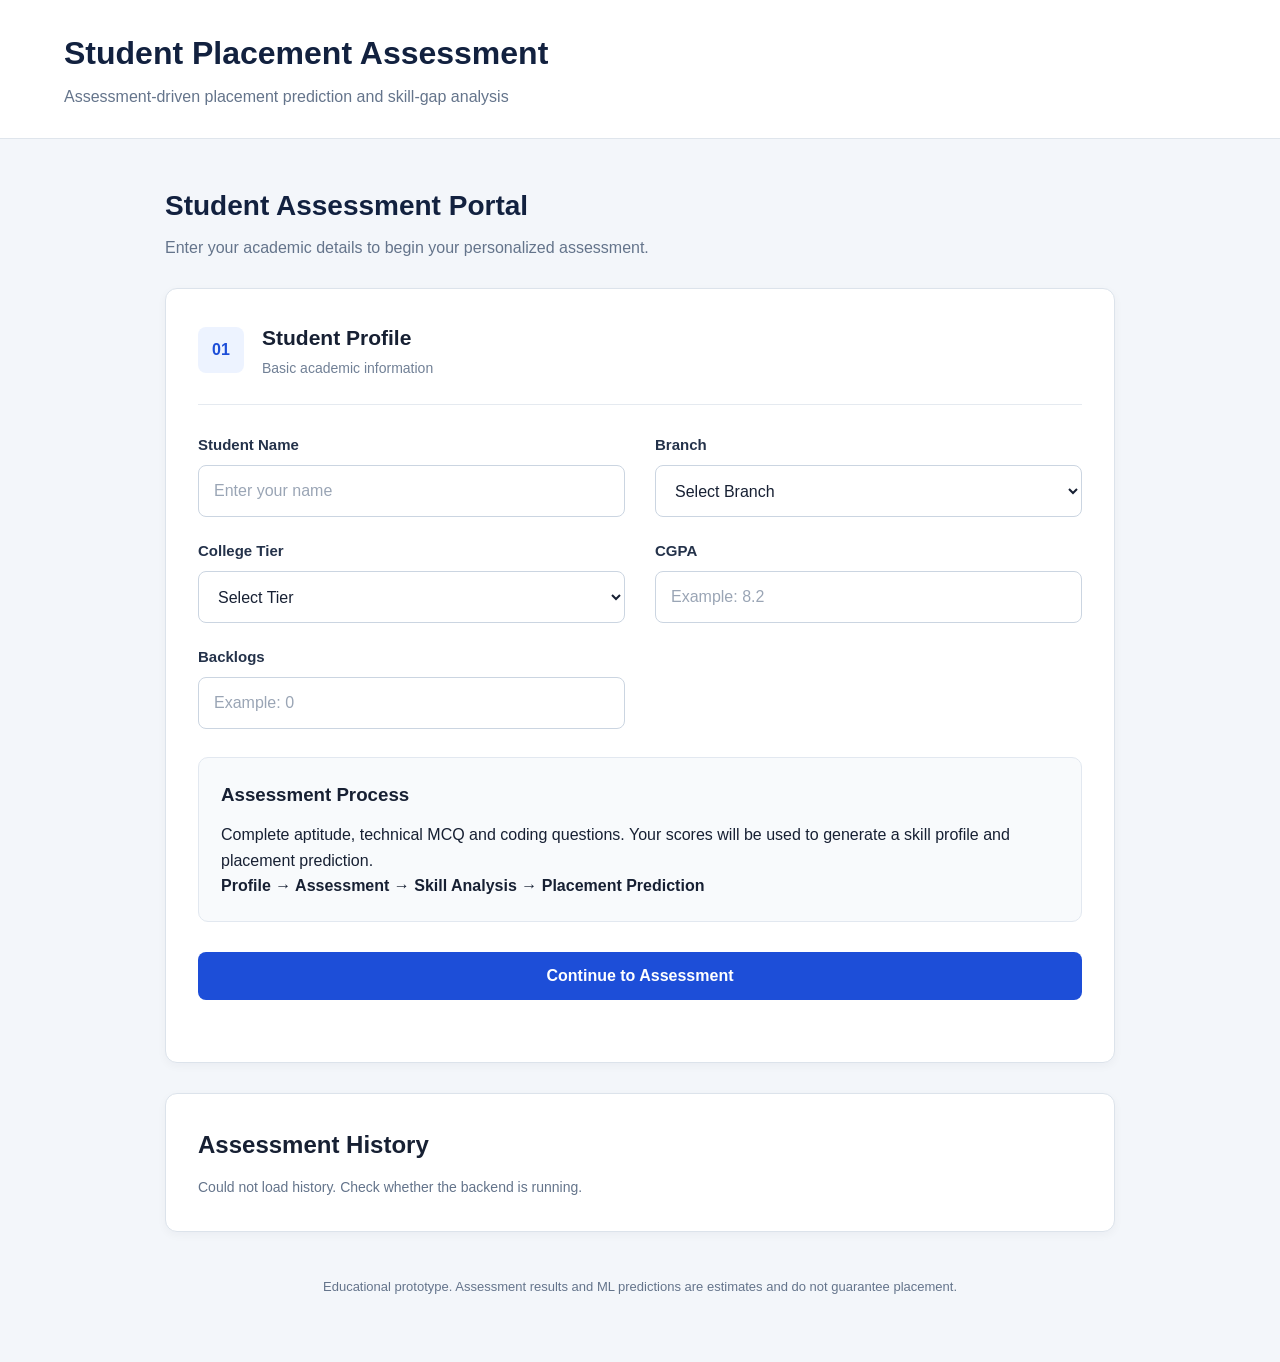
<file: frontend/index.html>
<!DOCTYPE html>
<html lang="en">
<head>
    <meta charset="UTF-8">
    <meta name="viewport" content="width=device-width, initial-scale=1.0">
    <title>Student Placement Assessment</title>
    <link rel="stylesheet" href="style.css">
</head>
<body>
    <header class="top-header">
        <div>
            <h1>Student Placement Assessment</h1>
            <p>Assessment-driven placement prediction and skill-gap analysis</p>
        </div>
    </header>

    <main class="container">
        <section class="intro-section">
            <h2>Student Assessment Portal</h2>
            <p>Enter your academic details to begin your personalized assessment.</p>
        </section>

        <section class="form-card">
            <div class="section-heading">
                <span>01</span>
                <div>
                    <h2>Student Profile</h2>
                    <p>Basic academic information</p>
                </div>
            </div>

            <form id="studentProfileForm">
                <div class="form-grid">
                    <div class="form-group">
                        <label for="student_name">Student Name</label>
                        <input type="text" id="student_name" placeholder="Enter your name" required>
                    </div>

                    <div class="form-group">
                        <label for="branch">Branch</label>
                        <select id="branch" required>
                            <option value="">Select Branch</option>
                            <option value="CSE">CSE</option>
                            <option value="IT">IT</option>
                            <option value="ECE">ECE</option>
                            <option value="EE">EE</option>
                            <option value="ME">ME</option>
                            <option value="CE">CE</option>
                            <option value="Chemical">Chemical</option>
                        </select>
                    </div>

                    <div class="form-group">
                        <label for="college_tier">College Tier</label>
                        <select id="college_tier" required>
                            <option value="">Select Tier</option>
                            <option value="Tier-1">Tier-1</option>
                            <option value="Tier-2">Tier-2</option>
                            <option value="Tier-3">Tier-3</option>
                        </select>
                    </div>

                    <div class="form-group">
                        <label for="cgpa">CGPA</label>
                        <input type="number" id="cgpa" min="0" max="10" step="0.01" placeholder="Example: 8.2" required>
                    </div>

                    <div class="form-group">
                        <label for="backlogs">Backlogs</label>
                        <input type="number" id="backlogs" min="0" step="1" placeholder="Example: 0" required>
                    </div>
                </div>

                <div class="detail-box" style="margin-top: 28px;">
                    <h3>Assessment Process</h3>
                    <p>Complete aptitude, technical MCQ and coding questions. Your scores will be used to generate a skill profile and placement prediction.</p>
                    <p><strong>Profile → Assessment → Skill Analysis → Placement Prediction</strong></p>
                </div>

                <div class="action-section">
                    <button type="submit" class="predict-button" id="startAssessmentButton">
                        Continue to Assessment
                    </button>
                </div>
            </form>
        </section>

        <section id="profileMessage" class="result-card hidden">
            <h3>Profile saved successfully</h3>
            <p>Opening your assessment...</p>
        </section>

        <section id="assessmentHistorySection" class="form-card">
            <div class="section-heading">
                <span>02</span>
                <div>
                    <h2>Assessment History</h2>
                    <p>Your previously saved assessment results</p>
                </div>
            </div>
        </section>

        <p class="footer-note">
            Educational prototype. Assessment results and ML predictions are estimates and do not guarantee placement.
        </p>
    </main>

    <script src="script.js?v=4"></script>
</body>
</html>
</file>
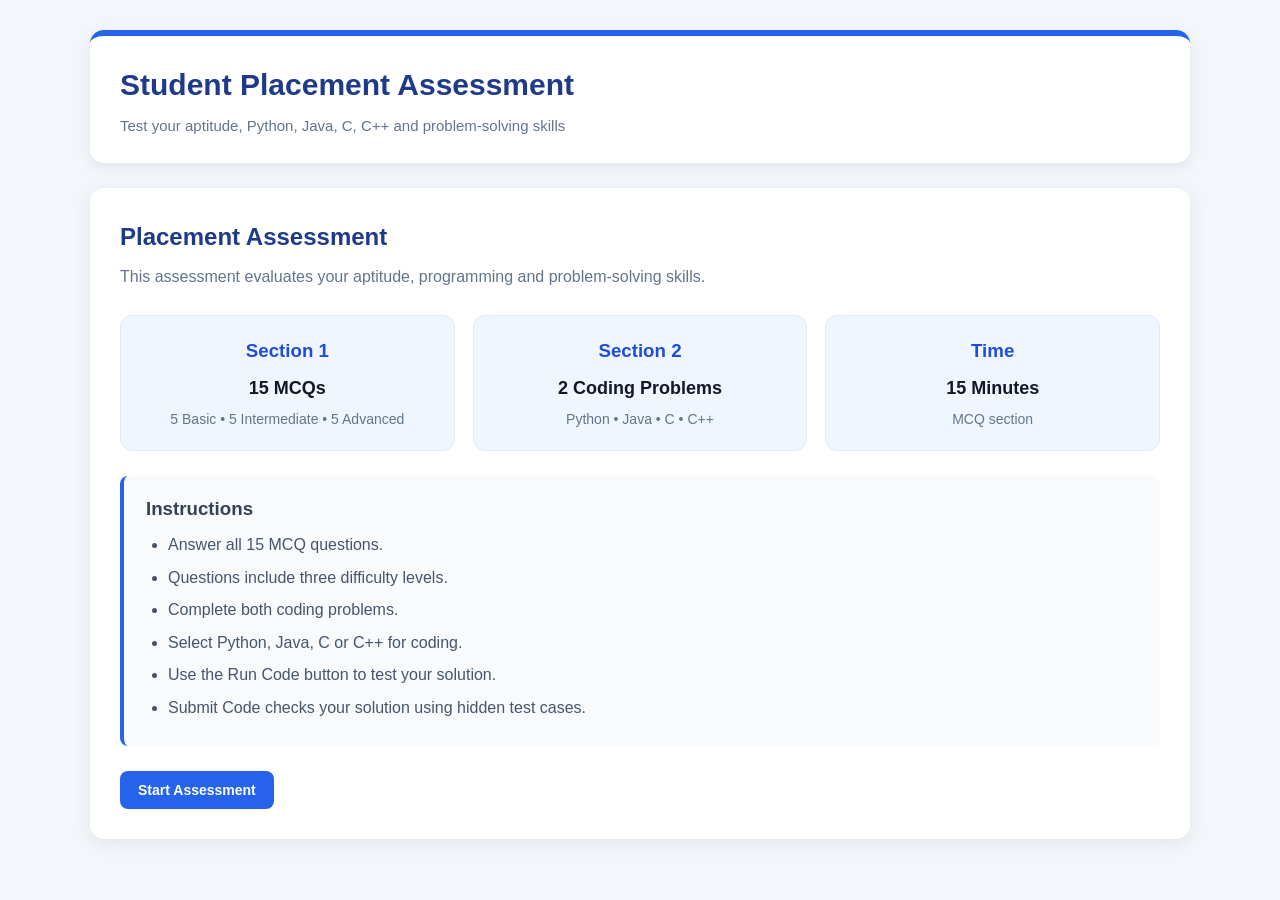
<file: frontend/assessment.html>
<!DOCTYPE html>
<html lang="en">
<head>
    <meta charset="UTF-8">
    <meta name="viewport" content="width=device-width, initial-scale=1.0">

    <title>Student Placement Assessment</title>

    <link rel="stylesheet" href="assessment.css">
</head>

<body>

<div class="container">

    <header class="page-header">
        <h1>Student Placement Assessment</h1>
        <p>Test your aptitude, Python, Java, C, C++ and problem-solving skills</p>
    </header>

    <!-- Start Section -->
    <section id="startSection" class="card start-screen">

        <h2>Placement Assessment</h2>

        <p class="intro-text">
            This assessment evaluates your aptitude, programming and
            problem-solving skills.
        </p>

        <div class="assessment-info">

            <div class="info-box">
                <h3>Section 1</h3>
                <strong>15 MCQs</strong>
                <p>5 Basic • 5 Intermediate • 5 Advanced</p>
            </div>

            <div class="info-box">
                <h3>Section 2</h3>
                <strong>2 Coding Problems</strong>
                <p>Python • Java • C • C++</p>
            </div>

            <div class="info-box">
                <h3>Time</h3>
                <strong>15 Minutes</strong>
                <p>MCQ section</p>
            </div>

        </div>

        <div class="instruction-box">

            <h3>Instructions</h3>

            <ul>
                <li>Answer all 15 MCQ questions.</li>
                <li>Questions include three difficulty levels.</li>
                <li>Complete both coding problems.</li>
                <li>Select Python, Java, C or C++ for coding.</li>
                <li>Use the Run Code button to test your solution.</li>
                <li>Submit Code checks your solution using hidden test cases.</li>
            </ul>

        </div>

        <button id="startButton" class="primary-button" type="button">
            Start Assessment
        </button>

    </section>

    <!-- MCQ Section -->
    <section id="assessmentSection" class="card" style="display:none;">

        <div class="assessment-top">

            <div>
                <h2>MCQ Assessment</h2>
                <p id="levelInfo">Level</p>
            </div>

            <div class="timer-box">
                <span>Time Left</span>
                <strong id="timer">15:00</strong>
            </div>

        </div>

        <div class="progress-container">
            <div id="progressBar" class="progress-bar"></div>
        </div>

        <div class="question-header">
            <span id="questionNumber">Question 1 of 15</span>
        </div>

        <div id="questionContainer"></div>

        <div class="navigation-buttons">

            <button
                id="previousButton"
                class="secondary-button"
                type="button">
                Previous
            </button>

            <button
                id="nextButton"
                class="primary-button"
                type="button">
                Next
            </button>

            <button
                id="submitButton"
                class="success-button"
                type="button"
                style="display:none;">
                Submit MCQ
            </button>

        </div>

    </section>

    <!-- Coding Section -->
    <section id="codingSection" class="coding-section" style="display:none;">

        <div class="coding-page-header">

            <div>
                <h2>Coding Assessment</h2>
                <p>
                    Choose your preferred programming language and solve the problems.
                </p>
            </div>

            <div class="coding-timer">
                <span>Coding Time</span>
                <strong id="codingTimer">20:00</strong>
            </div>

        </div>

        <!-- Problem 1 -->
        <div class="coding-problem card">

            <div class="problem-title">

                <h2>Problem 1: Find the Second Largest Number</h2>

                <span class="difficulty intermediate">
                    Intermediate
                </span>

            </div>

            <div class="problem-body">

                <h3>Problem Statement</h3>

                <p>
                    Given a list of numbers, find and print the second
                    largest number in the list.
                </p>

                <h3>Input Format</h3>

                <p>
                    The input contains space-separated integers.
                </p>

                <h3>Output Format</h3>

                <p>
                    Print the second largest number.
                </p>

                <h3>Example</h3>

                <div class="example-box">

                    <div>
                        <strong>Input</strong>
                        <pre>10 5 8 20 15</pre>
                    </div>

                    <div>
                        <strong>Output</strong>
                        <pre>15</pre>
                    </div>

                </div>

                <div class="language-select">

                    <label for="language1">
                        Programming Language
                    </label>

                    <select id="language1">
                        <option value="python">Python</option>
                        <option value="java">Java</option>
                        <option value="c">C</option>
                        <option value="cpp">C++</option>
                    </select>

                </div>

                <h3>Code Editor</h3>

                <textarea
                    id="codeEditor1"
                    class="code-editor"
                    spellcheck="false"
                    placeholder="Write your code here..."></textarea>

                <div class="coding-actions">

                    <button
                        id="runButton1"
                        type="button"
                        class="primary-button">
                        ▶ Run Code
                    </button>

                    <button
                        id="resetButton1"
                        type="button"
                        class="secondary-button">
                        Reset
                    </button>

                    <button
                        id="submitCodeButton1"
                        type="button"
                        class="success-button">
                        Submit Code
                    </button>

                </div>

                <div class="input-output-grid">

                    <div>

                        <h3>Custom Input</h3>

                        <textarea
                            id="customInput1"
                            class="custom-input"
                            placeholder="Example: 10 5 8 20 15">10 5 8 20 15</textarea>

                    </div>

                    <div>

                        <h3>Output</h3>

                        <div
                            id="resultBox1"
                            class="result-box">
                            Output will appear here.
                        </div>

                    </div>

                </div>

                <div
                    id="testResultBox1"
                    class="test-result-box">
                </div>

            </div>

        </div>

        <!-- Problem 2 -->
        <div class="coding-problem card">

            <div class="problem-title">

                <h2>Problem 2: First Non-Repeating Character</h2>

                <span class="difficulty advanced">
                    Advanced
                </span>

            </div>

            <div class="problem-body">

                <h3>Problem Statement</h3>

                <p>
                    Given a string, find the first character that appears
                    only once. If no such character exists, print -1.
                </p>

                <h3>Input Format</h3>

                <p>
                    The input contains a single string.
                </p>

                <h3>Output Format</h3>

                <p>
                    Print the first non-repeating character.
                </p>

                <h3>Example</h3>

                <div class="example-box">

                    <div>
                        <strong>Input</strong>
                        <pre>swiss</pre>
                    </div>

                    <div>
                        <strong>Output</strong>
                        <pre>w</pre>
                    </div>

                </div>

                <div class="language-select">

                    <label for="language2">
                        Programming Language
                    </label>

                    <select id="language2">
                        <option value="python">Python</option>
                        <option value="java">Java</option>
                        <option value="c">C</option>
                        <option value="cpp">C++</option>
                    </select>

                </div>

                <h3>Code Editor</h3>

                <textarea
                    id="codeEditor2"
                    class="code-editor"
                    spellcheck="false"
                    placeholder="Write your code here..."></textarea>

                <div class="coding-actions">

                    <button
                        id="runButton2"
                        type="button"
                        class="primary-button">
                        ▶ Run Code
                    </button>

                    <button
                        id="resetButton2"
                        type="button"
                        class="secondary-button">
                        Reset
                    </button>

                    <button
                        id="submitCodeButton2"
                        type="button"
                        class="success-button">
                        Submit Code
                    </button>

                </div>

                <div class="input-output-grid">

                    <div>

                        <h3>Custom Input</h3>

                        <textarea
                            id="customInput2"
                            class="custom-input"
                            placeholder="Example: swiss">swiss</textarea>

                    </div>

                    <div>

                        <h3>Output</h3>

                        <div
                            id="resultBox2"
                            class="result-box">
                            Output will appear here.
                        </div>

                    </div>

                </div>

                <div
                    id="testResultBox2"
                    class="test-result-box">
                </div>

            </div>

        </div>

        <div class="coding-submit-area">

            <button
                id="submitCodingButton"
                type="button"
                class="success-button large-button">
                Submit Coding Section
            </button>

        </div>

    </section>

    <!-- Result Section -->
    <section
        id="resultSection"
        class="card result-section"
        style="display:none;">

        <div class="result-header">

            <h2>Assessment Completed</h2>

            <p>
                Your placement assessment results are ready.
            </p>

        </div>

        <div class="score-grid">

            <div class="score-card">
                <span>MCQ Score</span>
                <strong id="scoreText">0/15</strong>
            </div>

            <div class="score-card">
                <span>Overall Score</span>
                <strong id="percentageText">0%</strong>
            </div>

            <div class="score-card">
                <span>Correct Answers</span>
                <strong id="correctText">0</strong>
            </div>

            <div class="score-card">
                <span>Incorrect Answers</span>
                <strong id="incorrectText">0</strong>
            </div>

        </div>

        <div class="performance-card">

            <h3>MCQ Performance</h3>

            <p id="performanceText">
                Your performance will appear here.
            </p>

        </div>
        
        <div class="performance-card">
            <h3>Coding Assessment Results</h3>

            <p>
                <strong>Problem 1 — Second Largest Number:</strong>
                <span id="codingProblem1Result">Not available</span>
            </p>

            <p>
                <strong>Hidden Test Cases:</strong>
                <span id="codingProblem1Tests">Not available</span>
            </p>

            <p>
                <strong>Problem 2 — First Non-Repeating Character:</strong>
                <span id="codingProblem2Result">Not available</span>
            </p>

            <p>
                <strong>Hidden Test Cases:</strong>
                <span id="codingProblem2Tests">Not available</span>
            </p>

            <p>
                <strong>Coding Average:</strong>
                <span id="codingAverageResult">0%</span>
            </p>
        </div>

        <div class="performance-card">
            <h3>Estimated Placement Readiness</h3>

            <p>
                This result is an ML-based estimate, not a job guarantee.
            </p>

            <p>
                <strong>Prediction:</strong>
                <span id="mlPredictionStatus">Calculating...</span>
            </p>

            <p>
                <strong>Model Probability:</strong>
                <span id="mlProbability">Calculating...</span>
            </p>
        </div>  

        
        <div class="performance-card" id="attemptComparisonCard" style="display: none;">
            <h3>Previous vs Current Assessment</h3>

            <p><strong>Previous Score:</strong>
                <span id="previousAttemptScore">--</span>
            </p>

            <p><strong>Current Score:</strong>
                <span id="currentAttemptScore">--</span>
            </p>

            <p><strong>Assessment Score Change:</strong>
                <span id="attemptScoreChange">--</span>
            </p>

            <p><strong>Previous Placement Probability:</strong>
                <span id="previousAttemptProbability">--</span>
            </p>

            <p><strong>Current Placement Probability:</strong>
                <span id="currentAttemptProbability">--</span>
            </p>

            <p><strong>Progress:</strong>
                <span id="attemptProgressMessage">--</span>
            </p>
        </div>


        <div class="performance-card">

            <h3>Question Review</h3>

            <div id="reviewContainer"></div>

        </div>

        <div class="result-actions">

            <button
                id="retakeButton"
                type="button"
                class="primary-button">
                Retake Assessment
            </button>

            <a
                href="index.html"
                class="secondary-button result-home-button">
                Back to Dashboard
            </a>

        </div>

    </section>

</div>

<script src="assessment.js"></script>

</body>
</html>
</file>
<file: frontend/style.css>
* {
    margin: 0;
    padding: 0;
    box-sizing: border-box;
}

body {
    font-family: Arial, Helvetica, sans-serif;
    background: #f3f6fa;
    color: #172033;
    line-height: 1.6;
}

.top-header {
    background: white;
    border-bottom: 1px solid #dfe5ec;
    padding: 28px 5%;
    display: flex;
    justify-content: space-between;
    align-items: center;
    gap: 25px;
}

.top-header h1 {
    font-size: 32px;
    color: #12213f;
    margin-bottom: 5px;
}

.top-header p {
    color: #64748b;
    font-size: 16px;
}

.header-buttons {
    flex-shrink: 0;
}

.assessment-button {
    display: inline-block;
    padding: 13px 20px;
    background: #1d4ed8;
    color: white;
    text-decoration: none;
    border-radius: 8px;
    font-weight: 600;
    transition: 0.2s;
}

.assessment-button:hover {
    background: #163da8;
    transform: translateY(-1px);
}

.container {
    width: 90%;
    max-width: 950px;
    margin: 0 auto;
    padding: 45px 0;
}

.intro-section {
    margin-bottom: 28px;
}

.intro-section h2 {
    font-size: 28px;
    color: #12213f;
    margin-bottom: 6px;
}

.intro-section p {
    color: #64748b;
    font-size: 16px;
}

.form-card {
    background: white;
    border: 1px solid #dce3eb;
    border-radius: 12px;
    padding: 32px;
    margin-bottom: 25px;
    box-shadow: 0 3px 10px rgba(15, 23, 42, 0.04);
}

.section-heading {
    display: flex;
    align-items: center;
    gap: 18px;
    padding-bottom: 25px;
    margin-bottom: 28px;
    border-bottom: 1px solid #e5eaf0;
}

.section-heading > span {
    width: 46px;
    height: 46px;
    border-radius: 8px;
    background: #edf3ff;
    color: #1d4ed8;
    display: flex;
    align-items: center;
    justify-content: center;
    font-weight: 700;
    font-size: 16px;
}

.section-heading h2 {
    color: #172033;
    font-size: 21px;
    margin-bottom: 2px;
}

.section-heading p {
    color: #718096;
    font-size: 14px;
}

.form-grid {
    display: grid;
    grid-template-columns: 1fr 1fr;
    gap: 22px 30px;
}

.form-group {
    display: flex;
    flex-direction: column;
}

.form-group label {
    color: #24324a;
    font-weight: 600;
    margin-bottom: 8px;
    font-size: 15px;
}

.form-group label small {
    float: right;
    color: #718096;
    font-weight: 400;
    font-size: 13px;
}

.form-group input,
.form-group select {
    width: 100%;
    height: 52px;
    padding: 0 15px;
    border: 1px solid #cbd5e1;
    border-radius: 8px;
    background: white;
    color: #172033;
    font-size: 16px;
    outline: none;
    transition: 0.2s;
}

.form-group input::placeholder {
    color: #9aa5b5;
}

.form-group input:focus,
.form-group select:focus {
    border-color: #2563eb;
    box-shadow: 0 0 0 3px rgba(37, 99, 235, 0.1);
}

.action-section {
    display: flex;
    gap: 15px;
    margin: 30px 0;
}

.predict-button,
.reset-button {
    border: none;
    border-radius: 8px;
    padding: 15px 25px;
    font-size: 16px;
    font-weight: 600;
    cursor: pointer;
    transition: 0.2s;
}

.predict-button {
    flex: 1;
    background: #1d4ed8;
    color: white;
}

.predict-button:hover {
    background: #163da8;
}

.reset-button {
    background: white;
    color: #334155;
    border: 1px solid #cbd5e1;
}

.reset-button:hover {
    background: #f8fafc;
}

.hidden {
    display: none;
}

.result-section {
    margin-top: 30px;
}

.result-card {
    background: white;
    border: 1px solid #dce3eb;
    border-radius: 12px;
    padding: 32px;
    box-shadow: 0 3px 10px rgba(15, 23, 42, 0.04);
}

.result-card > h2 {
    font-size: 25px;
    margin-bottom: 20px;
    color: #12213f;
}

.prediction-status {
    padding: 18px;
    border-radius: 8px;
    background: #edf3ff;
    color: #1d4ed8;
    font-size: 21px;
    font-weight: 700;
    text-align: center;
    margin-bottom: 20px;
}

.probability-box {
    background: #f8fafc;
    border: 1px solid #e2e8f0;
    border-radius: 10px;
    padding: 25px;
    text-align: center;
    margin-bottom: 25px;
}

.probability-box span {
    display: block;
    color: #64748b;
    margin-bottom: 5px;
}

.probability-box strong {
    display: block;
    color: #1d4ed8;
    font-size: 38px;
}

.result-details {
    display: grid;
    grid-template-columns: 1fr 1fr;
    gap: 20px;
}

.detail-box {
    background: #f8fafc;
    border: 1px solid #e2e8f0;
    border-radius: 10px;
    padding: 22px;
}

.detail-box h3 {
    color: #172033;
    margin-bottom: 12px;
}

.assessment-card {
    margin-top: 30px;
    padding: 28px;
    background: white;
    border: 1px solid #dce3eb;
    border-radius: 12px;
    display: flex;
    align-items: center;
    justify-content: space-between;
    gap: 20px;
}

.assessment-card h2 {
    color: #12213f;
    margin-bottom: 5px;
}

.assessment-card p {
    color: #64748b;
}

.assessment-large-button {
    display: inline-block;
    padding: 14px 22px;
    background: #1d4ed8;
    color: white;
    text-decoration: none;
    border-radius: 8px;
    font-weight: 600;
    white-space: nowrap;
}

.assessment-large-button:hover {
    background: #163da8;
}

footer {
    background: #12213f;
    color: #cbd5e1;
    text-align: center;
    padding: 25px;
    margin-top: 30px;
}

footer p:first-child {
    font-weight: 600;
    margin-bottom: 4px;
}

footer p:last-child {
    font-size: 13px;
    color: #94a3b8;
}

@media (max-width: 750px) {

    .top-header {
        flex-direction: column;
        align-items: flex-start;
    }

    .top-header h1 {
        font-size: 26px;
    }

    .form-grid {
        grid-template-columns: 1fr;
    }

    .result-details {
        grid-template-columns: 1fr;
    }

    .assessment-card {
        flex-direction: column;
        align-items: flex-start;
    }

    .action-section {
        flex-direction: column;
    }
}

@media (max-width: 500px) {

    .container {
        width: 94%;
        padding: 30px 0;
    }

    .form-card,
    .result-card {
        padding: 22px;
    }

    .top-header {
        padding: 22px 4%;
    }

    .top-header h1 {
        font-size: 23px;
    }

    .section-heading {
        gap: 12px;
    }
}


.footer-note {
    color: #64748b;
    font-size: 13px;
    text-align: center;
    padding: 20px 0;
}

#assessmentHistorySection {
    overflow: hidden;
}

#assessmentHistorySection table {
    width: 100%;
    border-collapse: collapse;
    margin-top: 20px;
    font-size: 14px;
}

#assessmentHistorySection th,
#assessmentHistorySection td {
    padding: 13px 12px;
    border-bottom: 1px solid #e5eaf0;
    text-align: left;
    white-space: nowrap;
}

#assessmentHistorySection th {
    background: #f1f5f9;
    color: #334155;
    font-weight: 600;
}

#assessmentHistorySection td {
    color: #475569;
}

#assessmentHistorySection p {
    color: #64748b;
}

#assessmentHistorySection {
    margin-top: 30px;
}

#assessmentHistorySection > p {
    margin-top: 12px;
    font-size: 14px;
}

#assessmentHistorySection > div {
    overflow-x: auto;
    border: 1px solid #e2e8f0;
    border-radius: 8px;
    margin-top: 18px;
}

#assessmentHistorySection table {
    min-width: 1050px;
    margin: 0;
}

#assessmentHistorySection th {
    background: #f1f5f9;
    font-size: 13px;
}

#assessmentHistorySection td {
    font-size: 13px;
}

#assessmentHistorySection tbody tr:hover {
    background: #f8fafc;
}

#assessmentHistorySection tbody tr:last-child td {
    border-bottom: none;
}

@media (max-width: 750px) {
    #assessmentHistorySection {
        padding: 22px;
    }
}
.prediction-label {
    display: inline-block;
    padding: 5px 9px;
    border-radius: 5px;
    background: #edf3ff;
    color: #1d4ed8;
    font-weight: 600;
    font-size: 12px;
}
</file>
<file: frontend/assessment.css>
* {
    box-sizing: border-box;
    margin: 0;
    padding: 0;
}

body {
    font-family: Arial, sans-serif;
    background: #f3f6fa;
    color: #1f2937;
    line-height: 1.6;
}

.container {
    width: 92%;
    max-width: 1100px;
    margin: 30px auto 60px;
}

.page-header {
    background: #ffffff;
    border-radius: 14px;
    padding: 25px 30px;
    margin-bottom: 25px;
    border-top: 6px solid #2563eb;
    box-shadow: 0 4px 15px rgba(0, 0, 0, 0.08);
}

.page-header h1 {
    color: #1e3a8a;
    font-size: 30px;
    margin-bottom: 5px;
}

.page-header p {
    color: #64748b;
    font-size: 15px;
}

.card {
    background: #ffffff;
    border-radius: 14px;
    padding: 30px;
    margin-bottom: 25px;
    box-shadow: 0 4px 18px rgba(0, 0, 0, 0.08);
}

.card h2 {
    color: #1e3a8a;
    margin-bottom: 8px;
}

.card h3 {
    color: #334155;
    margin-top: 20px;
    margin-bottom: 8px;
}

.intro-text {
    color: #64748b;
    margin-bottom: 25px;
}

.assessment-info {
    display: grid;
    grid-template-columns: repeat(3, 1fr);
    gap: 18px;
    margin: 25px 0;
}

.info-box {
    background: #eff6ff;
    border: 1px solid #dbeafe;
    border-radius: 12px;
    padding: 20px;
    text-align: center;
}

.info-box h3 {
    margin: 0 0 8px;
    color: #1d4ed8;
}

.info-box strong {
    display: block;
    font-size: 18px;
    color: #111827;
}

.info-box p {
    color: #64748b;
    font-size: 14px;
    margin-top: 5px;
}

.instruction-box {
    background: #f8fafc;
    border-left: 4px solid #2563eb;
    padding: 18px 22px;
    border-radius: 8px;
    margin-bottom: 25px;
}

.instruction-box h3 {
    margin-top: 0;
}

.instruction-box ul {
    padding-left: 22px;
    color: #475569;
}

.instruction-box li {
    margin-bottom: 7px;
}

.primary-button,
.secondary-button,
.success-button {
    display: inline-flex;
    align-items: center;
    justify-content: center;
    border: none;
    border-radius: 8px;
    padding: 11px 18px;
    font-size: 14px;
    font-weight: 600;
    cursor: pointer;
    text-decoration: none;
    transition: 0.2s ease;
}

.primary-button {
    background: #2563eb;
    color: #ffffff;
}

.primary-button:hover {
    background: #1d4ed8;
}

.secondary-button {
    background: #e2e8f0;
    color: #334155;
}

.secondary-button:hover {
    background: #cbd5e1;
}

.success-button {
    background: #16a34a;
    color: #ffffff;
}

.success-button:hover {
    background: #15803d;
}

.assessment-top,
.coding-page-header {
    display: flex;
    justify-content: space-between;
    align-items: center;
    gap: 20px;
    margin-bottom: 20px;
}

.assessment-top h2,
.coding-page-header h2 {
    margin-bottom: 3px;
}

.assessment-top p,
.coding-page-header p {
    color: #64748b;
}

.timer-box,
.coding-timer {
    background: #eff6ff;
    border: 1px solid #bfdbfe;
    border-radius: 10px;
    padding: 12px 18px;
    text-align: center;
    min-width: 110px;
}

.timer-box span,
.coding-timer span {
    display: block;
    font-size: 12px;
    color: #64748b;
}

.timer-box strong,
.coding-timer strong {
    display: block;
    color: #1d4ed8;
    font-size: 21px;
}

.progress-container {
    width: 100%;
    height: 9px;
    background: #e2e8f0;
    border-radius: 10px;
    overflow: hidden;
    margin-bottom: 20px;
}

.progress-bar {
    height: 100%;
    width: 0;
    background: #2563eb;
    transition: width 0.3s ease;
}

.question-header {
    color: #64748b;
    font-size: 14px;
    margin-bottom: 15px;
}

.question-card {
    background: #f8fafc;
    border-radius: 12px;
    padding: 25px;
    border: 1px solid #e2e8f0;
}

.question-card h3 {
    margin: 0 0 20px;
    color: #1e293b;
    font-size: 19px;
}

.options {
    display: grid;
    gap: 12px;
}

.option {
    display: flex;
    align-items: center;
    gap: 12px;
    background: #ffffff;
    border: 1px solid #cbd5e1;
    border-radius: 9px;
    padding: 13px 15px;
    cursor: pointer;
}

.option:hover {
    border-color: #2563eb;
    background: #eff6ff;
}

.option input {
    accent-color: #2563eb;
}

.navigation-buttons {
    display: flex;
    justify-content: space-between;
    gap: 10px;
    margin-top: 20px;
}

.coding-section {
    margin-bottom: 25px;
}

.coding-page-header {
    background: #ffffff;
    border-radius: 14px;
    padding: 25px 30px;
    box-shadow: 0 4px 18px rgba(0, 0, 0, 0.08);
    margin-bottom: 20px;
}

.coding-problem {
    padding: 0;
    overflow: hidden;
}

.problem-title {
    background: #f8fafc;
    border-bottom: 1px solid #e2e8f0;
    padding: 22px 25px;
}

.problem-title h2 {
    color: #1e293b;
    font-size: 20px;
    margin-bottom: 10px;
}

.difficulty {
    display: inline-block;
    padding: 4px 10px;
    border-radius: 20px;
    font-size: 12px;
    font-weight: 700;
}

.difficulty.intermediate {
    background: #fef3c7;
    color: #92400e;
}

.difficulty.advanced {
    background: #fee2e2;
    color: #991b1b;
}

.problem-body {
    padding: 25px;
}

.problem-body h3 {
    color: #334155;
    font-size: 15px;
    margin-top: 18px;
    margin-bottom: 7px;
}

.problem-body h3:first-child {
    margin-top: 0;
}

.problem-body p {
    color: #475569;
    font-size: 14px;
}

.example-box {
    display: grid;
    grid-template-columns: 1fr 1fr;
    gap: 15px;
    margin: 12px 0 20px;
}

.example-box > div {
    background: #0f172a;
    border-radius: 8px;
    padding: 15px;
    color: #ffffff;
}

.example-box strong {
    color: #cbd5e1;
    font-size: 13px;
}

.example-box pre {
    margin-top: 8px;
    color: #ffffff;
    font-family: Consolas, monospace;
    white-space: pre-wrap;
}

.language-select {
    margin: 20px 0 12px;
}

.language-select label {
    display: block;
    font-weight: 600;
    color: #334155;
    margin-bottom: 7px;
}

.language-select select {
    width: 230px;
    padding: 10px 12px;
    border: 1px solid #cbd5e1;
    border-radius: 8px;
    background: #ffffff;
    color: #1f2937;
    font-size: 14px;
    cursor: pointer;
    outline: none;
}

.language-select select:focus {
    border-color: #2563eb;
}

.code-editor {
    width: 100%;
    min-height: 250px;
    resize: vertical;
    background: #0f172a;
    color: #e2e8f0;
    border: 2px solid #1e293b;
    border-radius: 9px;
    padding: 16px;
    font-family: Consolas, "Courier New", monospace;
    font-size: 14px;
    line-height: 1.6;
    outline: none;
}

.code-editor:focus {
    border-color: #2563eb;
}

.code-editor::placeholder {
    color: #64748b;
}

.coding-actions {
    display: flex;
    flex-wrap: wrap;
    gap: 10px;
    margin: 14px 0 20px;
}

.input-output-grid {
    display: grid;
    grid-template-columns: 1fr 1fr;
    gap: 18px;
}

.custom-input {
    width: 100%;
    min-height: 100px;
    resize: vertical;
    border: 1px solid #cbd5e1;
    border-radius: 8px;
    padding: 12px;
    font-family: Consolas, monospace;
    font-size: 14px;
    outline: none;
}

.custom-input:focus {
    border-color: #2563eb;
}

.result-box {
    min-height: 100px;
    background: #0f172a;
    color: #d1fae5;
    border-radius: 8px;
    padding: 14px;
    white-space: pre-wrap;
    font-family: Consolas, monospace;
    font-size: 14px;
    overflow-x: auto;
}

.test-result-box {
    margin-top: 15px;
    background: #f1f5f9;
    border-radius: 8px;
    padding: 14px;
    color: #334155;
    font-size: 14px;
}

.coding-submit-area {
    background: #ffffff;
    border-radius: 14px;
    padding: 25px;
    text-align: center;
    box-shadow: 0 4px 18px rgba(0, 0, 0, 0.08);
}

.large-button {
    padding: 13px 28px;
    font-size: 15px;
}

.result-header {
    text-align: center;
    margin-bottom: 30px;
}

.result-header h2 {
    font-size: 28px;
    color: #166534;
}

.result-header p {
    color: #64748b;
}

.score-grid {
    display: grid;
    grid-template-columns: repeat(4, 1fr);
    gap: 15px;
    margin-bottom: 25px;
}

.score-card {
    background: #eff6ff;
    border: 1px solid #dbeafe;
    border-radius: 10px;
    padding: 20px;
    text-align: center;
}

.score-card span {
    display: block;
    color: #64748b;
    font-size: 13px;
    margin-bottom: 5px;
}

.score-card strong {
    display: block;
    color: #1d4ed8;
    font-size: 25px;
}

.performance-card {
    background: #f8fafc;
    border: 1px solid #e2e8f0;
    border-radius: 10px;
    padding: 20px;
    margin-bottom: 18px;
}

.performance-card h3 {
    margin-top: 0;
}

.skill-result {
    margin-bottom: 18px;
}

.skill-result > div:first-child {
    display: flex;
    justify-content: space-between;
    margin-bottom: 6px;
}

.skill-result span {
    color: #64748b;
}

.skill-bar {
    width: 100%;
    height: 9px;
    background: #e2e8f0;
    border-radius: 10px;
    overflow: hidden;
}

.skill-progress {
    height: 100%;
    background: #2563eb;
    border-radius: 10px;
}

.skill-result small {
    display: block;
    color: #64748b;
    margin-top: 4px;
}

.review-item {
    border-radius: 9px;
    padding: 16px;
    margin-bottom: 12px;
}

.review-item.correct {
    background: #f0fdf4;
    border-left: 4px solid #16a34a;
}

.review-item.incorrect {
    background: #fef2f2;
    border-left: 4px solid #dc2626;
}

.review-item p {
    margin-top: 6px;
    font-size: 14px;
}

.result-actions {
    display: flex;
    justify-content: center;
    gap: 12px;
    margin-top: 25px;
}

.result-home-button {
    min-width: 150px;
}

@media (max-width: 800px) {

    .assessment-info {
        grid-template-columns: 1fr;
    }

    .score-grid {
        grid-template-columns: repeat(2, 1fr);
    }

    .input-output-grid {
        grid-template-columns: 1fr;
    }

    .example-box {
        grid-template-columns: 1fr;
    }
}

@media (max-width: 600px) {

    .container {
        width: 94%;
        margin-top: 15px;
    }

    .page-header {
        padding: 20px;
    }

    .page-header h1 {
        font-size: 23px;
    }

    .card {
        padding: 20px;
    }

    .assessment-top,
    .coding-page-header {
        flex-direction: column;
        align-items: flex-start;
    }

    .timer-box,
    .coding-timer {
        width: 100%;
    }

    .navigation-buttons {
        flex-wrap: wrap;
    }

    .coding-actions {
        flex-direction: column;
    }

    .coding-actions button {
        width: 100%;
    }

    .score-grid {
        grid-template-columns: 1fr;
    }

    .result-actions {
        flex-direction: column;
    }

    .result-actions button,
    .result-actions a {
        width: 100%;
    }

    .language-select select {
        width: 100%;
    }
}
</file>
